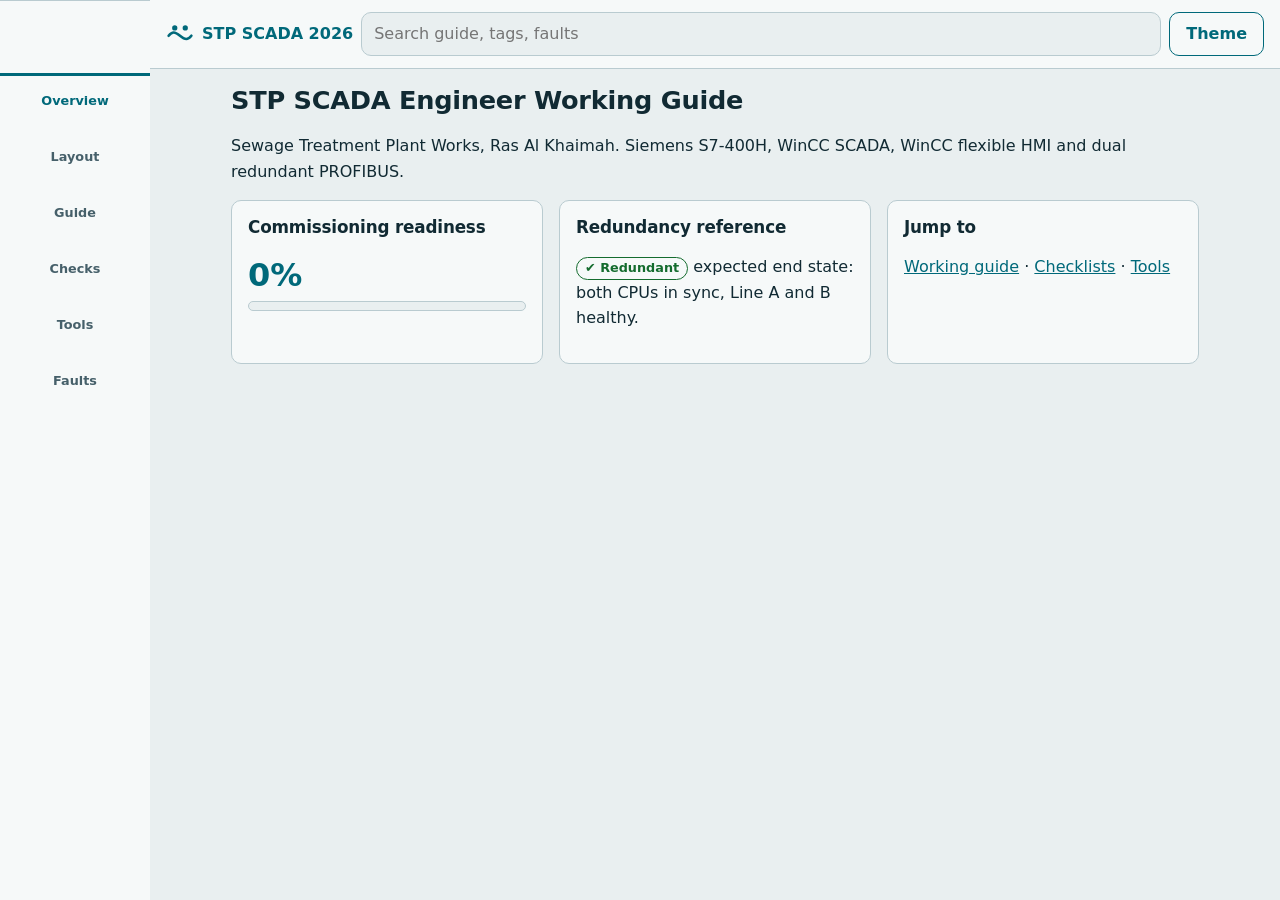
<file: index.html>
<!doctype html><html lang="en"><head><meta charset="utf-8"><meta name="viewport" content="width=device-width,initial-scale=1,viewport-fit=cover">
<title>2026 Water &amp; Wastewater — Sewage Treatment Plant Works | SCADA Engineer Working Guide</title>
<meta name="description" content="Field guide for engineering, integrating, testing and commissioning Siemens S7-400H, WinCC, WinCC flexible and dual PROFIBUS at a sewage treatment plant.">
<link rel="manifest" href="./manifest.webmanifest"><link rel="icon" href="./favicon.ico" sizes="any"><link rel="icon" type="image/svg+xml" href="./favicon.svg">
<link rel="apple-touch-icon" sizes="180x180" href="./apple-touch-icon.png">
<meta name="apple-mobile-web-app-capable" content="yes"><meta name="mobile-web-app-capable" content="yes"><meta name="apple-mobile-web-app-status-bar-style" content="black-translucent"><meta name="apple-mobile-web-app-title" content="STP SCADA 2026">
<meta name="theme-color" content="#0b2530">
<meta property="og:type" content="website"><meta property="og:title" content="STP SCADA Engineer Working Guide 2026"><meta property="og:description" content="Siemens S7-400H, WinCC, WinCC flexible and dual PROFIBUS field guide for sewage treatment plant works.">
<meta property="og:url" content="https://esp046-cyber.github.io/Sewage-Treatment-Plant-Works/"><meta property="og:image" content="https://esp046-cyber.github.io/Sewage-Treatment-Plant-Works/images/og-image.png">
<meta name="twitter:card" content="summary_large_image"><meta name="twitter:image" content="https://esp046-cyber.github.io/Sewage-Treatment-Plant-Works/images/og-image.png">
<link rel="stylesheet" href="./css/styles.css"></head><body>
<a class="skip" href="#view">Skip to content</a>
<div id="offline" class="banner" hidden role="status">You are offline. Everything here still works.</div>
<header><div class="brand"><svg width="28" height="28" viewBox="0 0 64 64" aria-hidden="true"><path d="M6 36c8-10 14-10 26 0s18 10 26 0" fill="none" stroke="currentColor" stroke-width="6" stroke-linecap="round"/><circle cx="20" cy="18" r="6" fill="currentColor"/><circle cx="44" cy="18" r="6" fill="currentColor"/></svg><span>STP SCADA 2026</span></div>
<label class="srch"><span class="sr">Search the guide</span><input id="q" type="search" placeholder="Search guide, tags, faults" autocomplete="off"></label>
<button id="theme" class="btn" aria-label="Change theme">Theme</button><button id="install" class="btn" hidden>Install app</button></header>
<nav id="nav" aria-label="Main"></nav>
<main id="view" tabindex="-1"></main>
<div id="toast" role="status" aria-live="polite"></div>
<script src="./js/data.js"></script><script src="./js/app.js"></script></body></html>
</file>
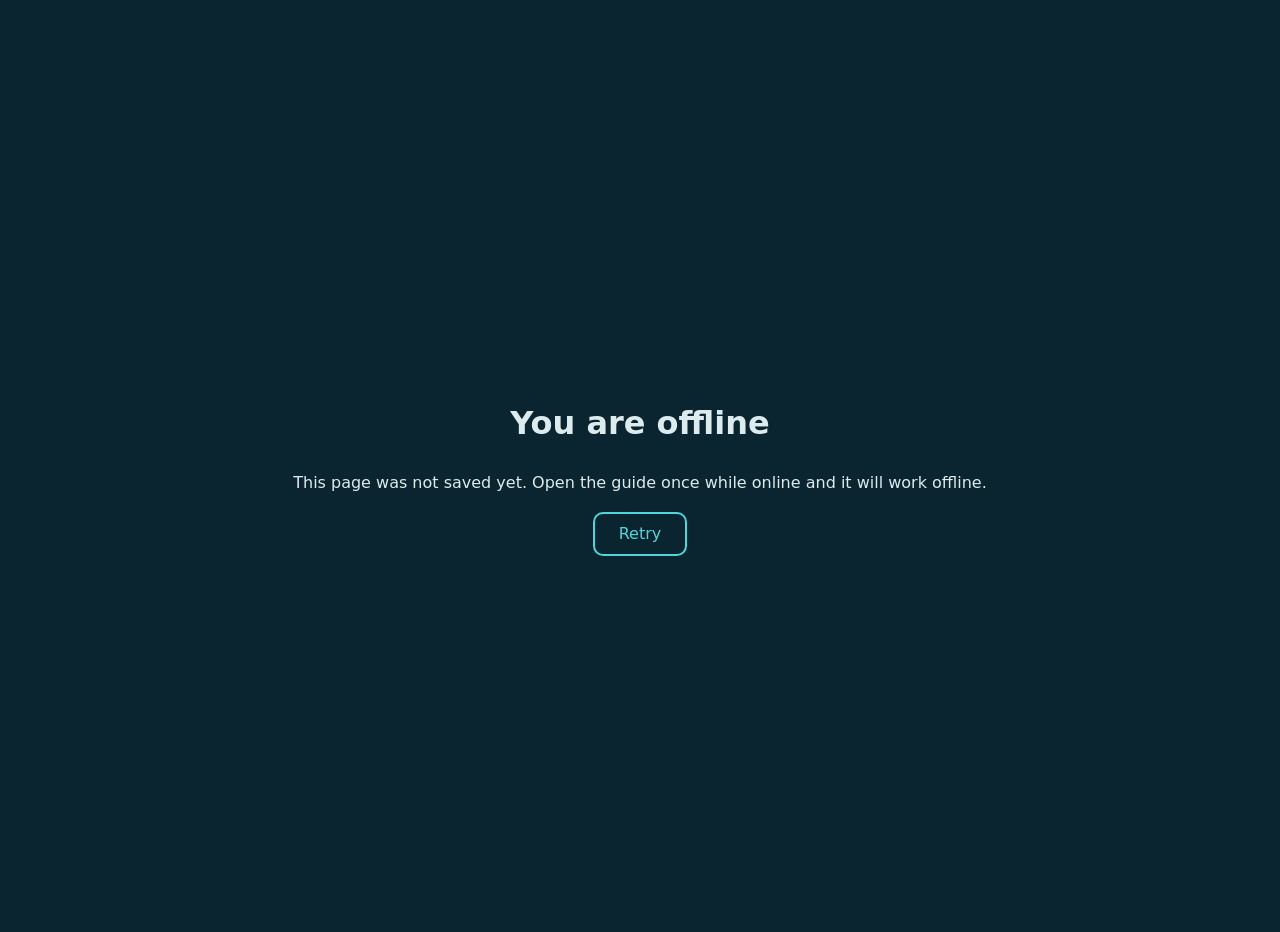
<file: offline.html>
<!doctype html><html lang="en"><head><meta charset="utf-8"><meta name="viewport" content="width=device-width,initial-scale=1"><title>Offline — STP SCADA 2026</title><style>body{font:16px/1.6 system-ui,sans-serif;background:#0b2530;color:#dcebee;display:grid;place-items:center;min-height:100vh;margin:0;padding:16px;text-align:center}button{min-height:44px;padding:0 24px;font:inherit;border-radius:10px;border:2px solid #4fd6da;background:none;color:#4fd6da}</style></head><body><div><h1>You are offline</h1><p>This page was not saved yet. Open the guide once while online and it will work offline.</p><button onclick="location.href='./'">Retry</button></div></body></html>
</file>
<file: css/styles.css>
:root{--s1:4px;--s2:8px;--s3:12px;--s4:16px;--s5:20px;--s6:24px;--s8:32px;--s10:48px;--bg:#e9eff0;--sf:#f6f9f9;--tx:#112a33;--mu:#46606a;--ac:#00697a;--ln:#b9cbd0;--ok:#146c2e;--wn:#8a5a00;--er:#a31d1d;--r:10px;--f:"Segoe UI",system-ui,-apple-system,Roboto,sans-serif;--m:ui-monospace,Consolas,Menlo,monospace}
@media(prefers-color-scheme:dark){:root:not([data-t]){--bg:#0b2530;--sf:#12343f;--tx:#dcebee;--mu:#9bb7bf;--ac:#4fd6da;--ln:#265060;--ok:#5fd488;--wn:#f0b840;--er:#ff8c8c}}
[data-t=dark]{--bg:#0b2530;--sf:#12343f;--tx:#dcebee;--mu:#9bb7bf;--ac:#4fd6da;--ln:#265060;--ok:#5fd488;--wn:#f0b840;--er:#ff8c8c}
[data-t=hc]{--bg:#10181b;--sf:#10181b;--tx:#f2f2f2;--mu:#d6d6d6;--ac:#6ff0ff;--ln:#f2f2f2;--ok:#7dff9f;--wn:#ffd24d;--er:#ff9a9a}
*{box-sizing:border-box}html{-webkit-text-size-adjust:100%}
body{margin:0;background:var(--bg);color:var(--tx);font:16px/1.6 var(--f);padding:env(safe-area-inset-top) env(safe-area-inset-right) calc(64px + env(safe-area-inset-bottom)) env(safe-area-inset-left);overflow-x:hidden}
h1,h2,h3{line-height:1.25;letter-spacing:-.01em;margin:0 0 var(--s3)}h1{font-size:1.6rem}h2{font-size:1.25rem}h3{font-size:1.05rem}
code,.tag{font-family:var(--m);font-size:.9em;background:var(--sf);border:1px solid var(--ln);border-radius:6px;padding:1px 6px;overflow-wrap:anywhere}
a{color:var(--ac)}.sr,.skip:not(:focus){position:absolute;left:-9999px}.skip{padding:var(--s3);background:var(--ac);color:var(--bg);z-index:9}
header{display:flex;gap:var(--s2);align-items:center;padding:var(--s3) var(--s4);border-bottom:1px solid var(--ln);background:var(--sf);position:sticky;top:0;z-index:5;flex-wrap:wrap}
.brand{display:flex;gap:var(--s2);align-items:center;font-weight:700;color:var(--ac)}.srch{flex:1;min-width:160px}
input,select,button{font:inherit;color:var(--tx)}input,select{width:100%;min-height:44px;padding:0 var(--s3);background:var(--bg);border:1px solid var(--ln);border-radius:var(--r)}
.btn{min-height:44px;min-width:44px;padding:0 var(--s4);border:1px solid var(--ac);background:transparent;color:var(--ac);border-radius:var(--r);cursor:pointer;font-weight:600;transition:background .15s ease}
.btn:hover{background:color-mix(in srgb,var(--ac) 15%,transparent)}.btn:active{transform:translateY(1px)}.btn.on{background:var(--ac);color:var(--bg)}
:focus-visible{outline:3px solid var(--ac);outline-offset:2px}
nav{position:fixed;bottom:0;left:0;right:0;display:flex;background:var(--sf);border-top:1px solid var(--ln);padding-bottom:env(safe-area-inset-bottom);z-index:6}
nav a{flex:1;min-height:56px;display:flex;align-items:center;justify-content:center;text-decoration:none;color:var(--mu);font-size:.8rem;font-weight:600;text-align:center;padding:0 2px}
nav a[aria-current=page]{color:var(--ac);box-shadow:inset 0 3px var(--ac)}
main{max-width:1000px;margin:0 auto;padding:var(--s4)}
.card{background:var(--sf);border:1px solid var(--ln);border-radius:var(--r);padding:var(--s4);margin-bottom:var(--s4)}
.grid{display:grid;gap:var(--s4);grid-template-columns:repeat(auto-fit,minmax(min(100%,230px),1fr))}
.kpi{font-size:2rem;font-weight:700;color:var(--ac)}
.bar{height:10px;background:var(--bg);border:1px solid var(--ln);border-radius:99px;overflow:hidden}.bar i{display:block;height:100%;background:var(--ok);transition:width .3s ease}
details{border:1px solid var(--ln);border-radius:var(--r);margin-bottom:var(--s2);background:var(--sf)}summary{min-height:44px;padding:var(--s3) var(--s4);cursor:pointer;font-weight:600}details>div{padding:0 var(--s4) var(--s3)}
li{margin:var(--s1) 0;overflow-wrap:anywhere}
.chk{display:flex;gap:var(--s3);align-items:flex-start;min-height:44px;padding:var(--s2) 0;border-bottom:1px solid var(--ln)}.chk input{width:24px;min-height:24px;margin-top:4px;flex:none}
.pill{display:inline-block;padding:0 8px;border-radius:99px;border:1px solid currentColor;font-size:.8rem;font-weight:600}.ok{color:var(--ok)}.wn{color:var(--wn)}.er{color:var(--er)}
.row{display:flex;gap:var(--s2);flex-wrap:wrap;margin-bottom:var(--s3)}.row>*{flex:1 1 140px}.wrap{overflow-x:auto}table{border-collapse:collapse;width:100%}td,th{border:1px solid var(--ln);padding:var(--s2);text-align:left}
svg.topo{width:100%;height:auto}svg.topo text{fill:var(--tx);font:12px var(--f)}.banner{background:var(--wn);color:#000;text-align:center;padding:var(--s2)}
#toast{position:fixed;left:50%;bottom:calc(76px + env(safe-area-inset-bottom));transform:translateX(-50%);background:var(--tx);color:var(--bg);padding:var(--s3) var(--s4);border-radius:var(--r);display:none;z-index:9;max-width:92vw}#toast.show{display:block}
@media(min-width:900px){nav{top:0;bottom:auto;right:auto;width:150px;height:100vh;flex-direction:column;padding-top:72px}body{padding-left:150px;padding-bottom:0}nav a{flex:none}}
@media(prefers-reduced-motion:reduce){*{transition:none!important;animation:none!important}}
@media print{header,nav,#toast,.btn,.srch,#offline{display:none!important}body{padding:0;background:#fff;color:#000}details{display:block}details>div{display:block}.card{break-inside:avoid;border-color:#999}}
</file>
